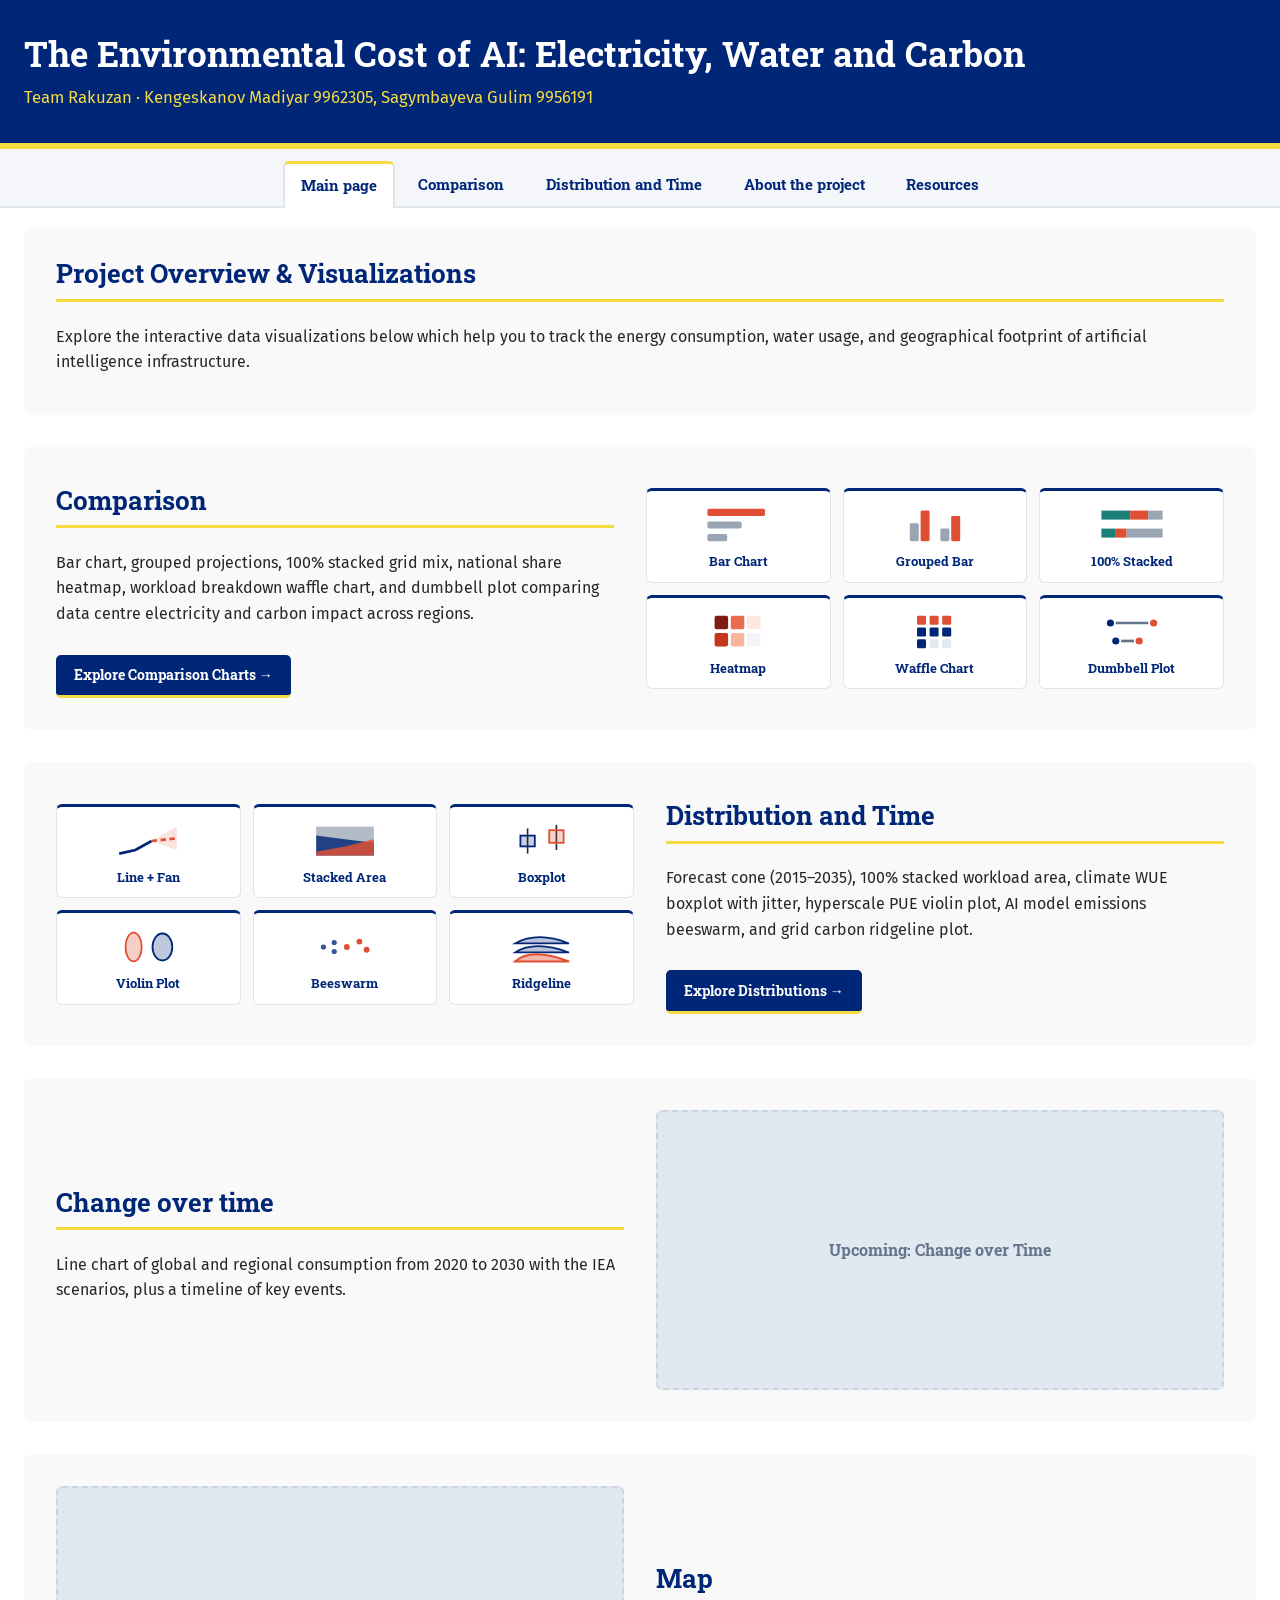
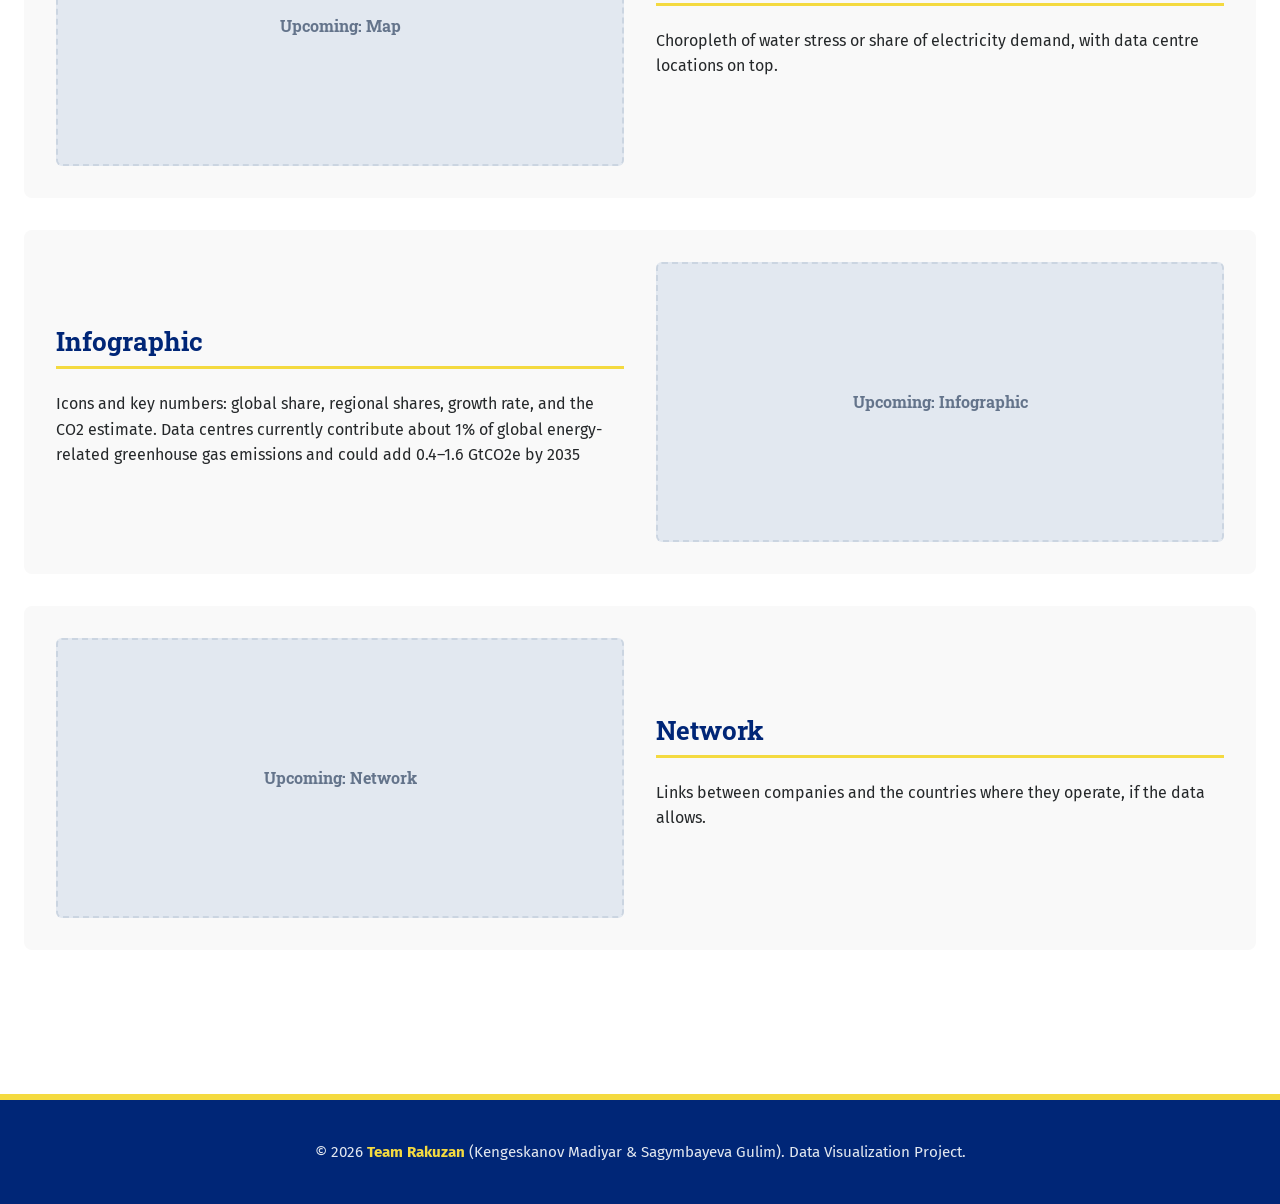
<file: index.html>
<!DOCTYPE html>
<html lang="en">
<head>
  <meta charset="utf-8">
  <meta name="viewport" content="width=device-width, initial-scale=1">
  <title>Mapping the Impact of AI</title>
  <link rel="stylesheet" href="https://fonts.googleapis.com/css2?family=Fira+Sans:wght@400;500&amp;family=Roboto+Slab:wght@400;700&amp;display=swap">
  <link rel="stylesheet" href="css/style.css">
</head>
<body>
  <header>
    <h1>The Environmental Cost of AI: Electricity, Water and Carbon</h1>
    <p class="subtitle">Team Rakuzan &middot; Kengeskanov Madiyar 9962305, Sagymbayeva Gulim 9956191</p>
  </header>
  <nav class="navbar">
    <a href="index.html" class="active">Main page</a>
    <a href="comparison.html">Comparison</a>
    <a href="distribution.html">Distribution and Time</a>
    <a href="about.html">About the project</a>
    <a href="resources.html">Resources</a>
  </nav>
  <main>
    <section class="content-box">
      <h2>Project Overview &amp; Visualizations</h2>
      <p>Explore the interactive data visualizations below which help you to track the energy consumption, water usage, and geographical footprint of artificial intelligence infrastructure.</p>
    </section>

    <section class="viz-section">
      <div class="viz-text">
        <h2>Comparison</h2>
        <p>Bar chart, grouped projections, 100% stacked grid mix, national share heatmap, workload breakdown waffle chart, and dumbbell plot comparing data centre electricity and carbon impact across regions.</p>        <a href="comparison.html" class="btn-link">Explore Comparison Charts &rarr;</a>
      </div>

      <div class="idiom-grid" aria-label="Included comparison chart types">
        <a href="comparison.html#chart-bar" class="idiom-card">
          <svg viewBox="0 0 80 48" class="idiom-icon" aria-hidden="true">
            <rect x="6" y="6" width="64" height="8" rx="2" class="bar-highlight"></rect>
            <rect x="6" y="20" width="38" height="8" rx="2" class="bar-muted"></rect>
            <rect x="6" y="34" width="22" height="8" rx="2" class="bar-muted"></rect>
          </svg>
          <span>Bar Chart</span>
        </a>

        <a href="comparison.html#chart-grouped" class="idiom-card">
          <svg viewBox="0 0 80 48" class="idiom-icon" aria-hidden="true">
            <rect x="12" y="22" width="10" height="20" rx="1.5" class="bar-muted"></rect>
            <rect x="24" y="8" width="10" height="34" rx="1.5" class="bar-highlight"></rect>
            <rect x="46" y="28" width="10" height="14" rx="1.5" class="bar-muted"></rect>
            <rect x="58" y="14" width="10" height="28" rx="1.5" class="bar-highlight"></rect>
          </svg>
          <span>Grouped Bar</span>
        </a>

        <a href="comparison.html#chart-stacked" class="idiom-card">
          <svg viewBox="0 0 80 48" class="idiom-icon" aria-hidden="true">
            <rect x="6" y="8" width="32" height="10" class="bar-teal"></rect>
            <rect x="38" y="8" width="20" height="10" class="bar-highlight"></rect>
            <rect x="58" y="8" width="16" height="10" class="bar-muted"></rect>
            <rect x="6" y="28" width="16" height="10" class="bar-teal"></rect>
            <rect x="22" y="28" width="12" height="10" class="bar-highlight"></rect>
            <rect x="34" y="28" width="40" height="10" class="bar-muted"></rect>
          </svg>
          <span>100% Stacked</span>
        </a>

        <a href="comparison.html#chart-heatmap" class="idiom-card">
          <svg viewBox="0 0 80 48" class="idiom-icon" aria-hidden="true">
            <rect x="14" y="6" width="15" height="15" rx="2" class="heat-5"></rect>
            <rect x="32" y="6" width="15" height="15" rx="2" class="heat-3"></rect>
            <rect x="50" y="6" width="15" height="15" rx="2" class="heat-1"></rect>
            <rect x="14" y="25" width="15" height="15" rx="2" class="heat-4"></rect>
            <rect x="32" y="25" width="15" height="15" rx="2" class="heat-2"></rect>
            <rect x="50" y="25" width="15" height="15" rx="2" class="heat-0"></rect>
          </svg>
          <span>Heatmap</span>
        </a>

       <a href="comparison.html#chart-waffle" class="idiom-card">
          <svg viewBox="0 0 80 48" class="idiom-icon" aria-hidden="true">
            <rect x="20" y="6" width="10" height="10" rx="1.5" class="waffle-ai"></rect>
            <rect x="34" y="6" width="10" height="10" rx="1.5" class="waffle-ai"></rect>
            <rect x="48" y="6" width="10" height="10" rx="1.5" class="waffle-ai"></rect>
            <rect x="20" y="19" width="10" height="10" rx="1.5" class="waffle-dc"></rect>
            <rect x="34" y="19" width="10" height="10" rx="1.5" class="waffle-dc"></rect>
            <rect x="48" y="19" width="10" height="10" rx="1.5" class="waffle-dc"></rect>
            <rect x="20" y="32" width="10" height="10" rx="1.5" class="waffle-dc"></rect>
            <rect x="34" y="32" width="10" height="10" rx="1.5" class="waffle-rest"></rect>
            <rect x="48" y="32" width="10" height="10" rx="1.5" class="waffle-rest"></rect>
          </svg>
          <span>Waffle Chart</span>
        </a>

        <a href="comparison.html#chart-dumbbell" class="idiom-card">
          <svg viewBox="0 0 80 48" class="idiom-icon" aria-hidden="true">
            <line x1="16" y1="14" x2="64" y2="14" class="dumbbell-line"></line>
            <circle cx="16" cy="14" r="5" class="dumbbell-dot-start"></circle>
            <circle cx="64" cy="14" r="5" class="dumbbell-dot-end"></circle>
            <line x1="22" y1="34" x2="48" y2="34" class="dumbbell-line"></line>
            <circle cx="22" cy="34" r="5" class="dumbbell-dot-start"></circle>
            <circle cx="48" cy="34" r="5" class="dumbbell-dot-end"></circle>
          </svg>
          <span>Dumbbell Plot</span>
        </a>
      </div>
    </section>

    <section class="viz-section reverse">
      <div class="viz-text">
        <h2>Distribution and Time</h2>
        <p>Forecast cone (2015&ndash;2035), 100% stacked workload area, climate WUE boxplot with jitter, hyperscale PUE violin plot, AI model emissions beeswarm, and grid carbon ridgeline plot.</p>
        <a href="distribution.html" class="btn-link">Explore Distributions &rarr;</a>
      </div>

      <div class="idiom-grid" aria-label="Included temporal and distribution chart types">
        <a href="distribution.html#chart-line-fan" class="idiom-card">
          <svg viewBox="0 0 80 48" class="idiom-icon" aria-hidden="true">
            <polygon points="44,24 72,8 72,34" class="fan-area"></polygon>
            <polyline points="8,38 26,34 44,24" class="line-navy"></polyline>
            <polyline points="44,24 72,21" class="line-coral-dashed"></polyline>
          </svg>
          <span>Line + Fan</span>
        </a>

        <a href="distribution.html#chart-stacked-area" class="idiom-card">
          <svg viewBox="0 0 80 48" class="idiom-icon" aria-hidden="true">
            <rect x="8" y="8" width="64" height="32" class="area-muted"></rect>
            <polygon points="8,18 40,22 72,26 72,40 8,40" class="area-navy"></polygon>
            <polygon points="8,36 40,30 72,22 72,40 8,40" class="area-coral"></polygon>
          </svg>
          <span>Stacked Area</span>
        </a>

        <a href="distribution.html#chart-boxplot" class="idiom-card">
          <svg viewBox="0 0 80 48" class="idiom-icon" aria-hidden="true">
            <line x1="24" y1="10" x2="24" y2="38" class="boxplot-whisker"></line>
            <rect x="16" y="18" width="16" height="12" class="boxplot-box-navy"></rect>
            <line x1="56" y1="6" x2="56" y2="34" class="boxplot-whisker"></line>
            <rect x="48" y="12" width="16" height="14" class="boxplot-box-coral"></rect>
          </svg>
          <span>Boxplot</span>
        </a>

        <a href="distribution.html#chart-violin" class="idiom-card">
          <svg viewBox="0 0 80 48" class="idiom-icon" aria-hidden="true">
            <ellipse cx="24" cy="24" rx="9" ry="16" class="violin-coral"></ellipse>
            <ellipse cx="56" cy="24" rx="11" ry="15" class="violin-navy"></ellipse>
          </svg>
          <span>Violin Plot</span>
        </a>

        <a href="distribution.html#chart-beeswarm" class="idiom-card">
          <svg viewBox="0 0 80 48" class="idiom-icon" aria-hidden="true">
            <circle cx="16" cy="24" r="3.5" class="bee-dot-navy"></circle>
            <circle cx="28" cy="19" r="3.5" class="bee-dot-navy"></circle>
            <circle cx="28" cy="29" r="3.5" class="bee-dot-navy"></circle>
            <circle cx="42" cy="24" r="4" class="bee-dot-coral"></circle>
            <circle cx="56" cy="18" r="4" class="bee-dot-coral"></circle>
            <circle cx="64" cy="27" r="4" class="bee-dot-coral"></circle>
          </svg>
          <span>Beeswarm</span>
        </a>

        <a href="distribution.html#chart-ridgeline" class="idiom-card">
          <svg viewBox="0 0 80 48" class="idiom-icon" aria-hidden="true">
            <path d="M10,20 Q35,6 70,20 Z" class="ridge-navy"></path>
            <path d="M10,30 Q32,16 70,30 Z" class="ridge-navy"></path>
            <path d="M10,40 Q28,24 70,40 Z" class="ridge-coral"></path>
          </svg>
          <span>Ridgeline</span>
        </a>
      </div>
    </section>

    <section class="viz-section">
      <div class="viz-text">
        <h2>Change over time</h2>
        <p>Line chart of global and regional consumption from 2020 to 2030 with the IEA scenarios, plus a timeline of key events.</p>
      </div>
      <div class="viz-placeholder">
        <span>Upcoming: Change over Time</span>
      </div>
    </section>

    <section class="viz-section reverse">
      <div class="viz-text">
        <h2>Map</h2>
        <p>Choropleth of water stress or share of electricity demand, with data centre locations on top.</p>
      </div>
      <div class="viz-placeholder">
        <span>Upcoming: Map</span>
      </div>
    </section>

    <section class="viz-section">
      <div class="viz-text">
        <h2>Infographic</h2>
        <p>Icons and key numbers: global share, regional shares, growth rate, and the CO2 estimate. Data centres currently contribute about 1% of global energy-related greenhouse gas emissions and could add 0.4–1.6 GtCO2e by 2035</p>
      </div>
      <div class="viz-placeholder">
        <span> Upcoming: Infographic</span>
      </div>
    </section>

    <section class="viz-section reverse">
      <div class="viz-text">
        <h2>Network</h2>
        <p>Links between companies and the countries where they operate, if the data allows.</p>
      </div>
      <div class="viz-placeholder">
        <span>Upcoming: Network</span>
      </div>
    </section>
  </main>

<footer>
    <div class="footer-content">
      <p>&copy; 2026 <strong>Team Rakuzan</strong> (Kengeskanov Madiyar &amp; Sagymbayeva Gulim). Data Visualization Project.</p>
    </div>
  </footer>
</body>
</html>
</file>
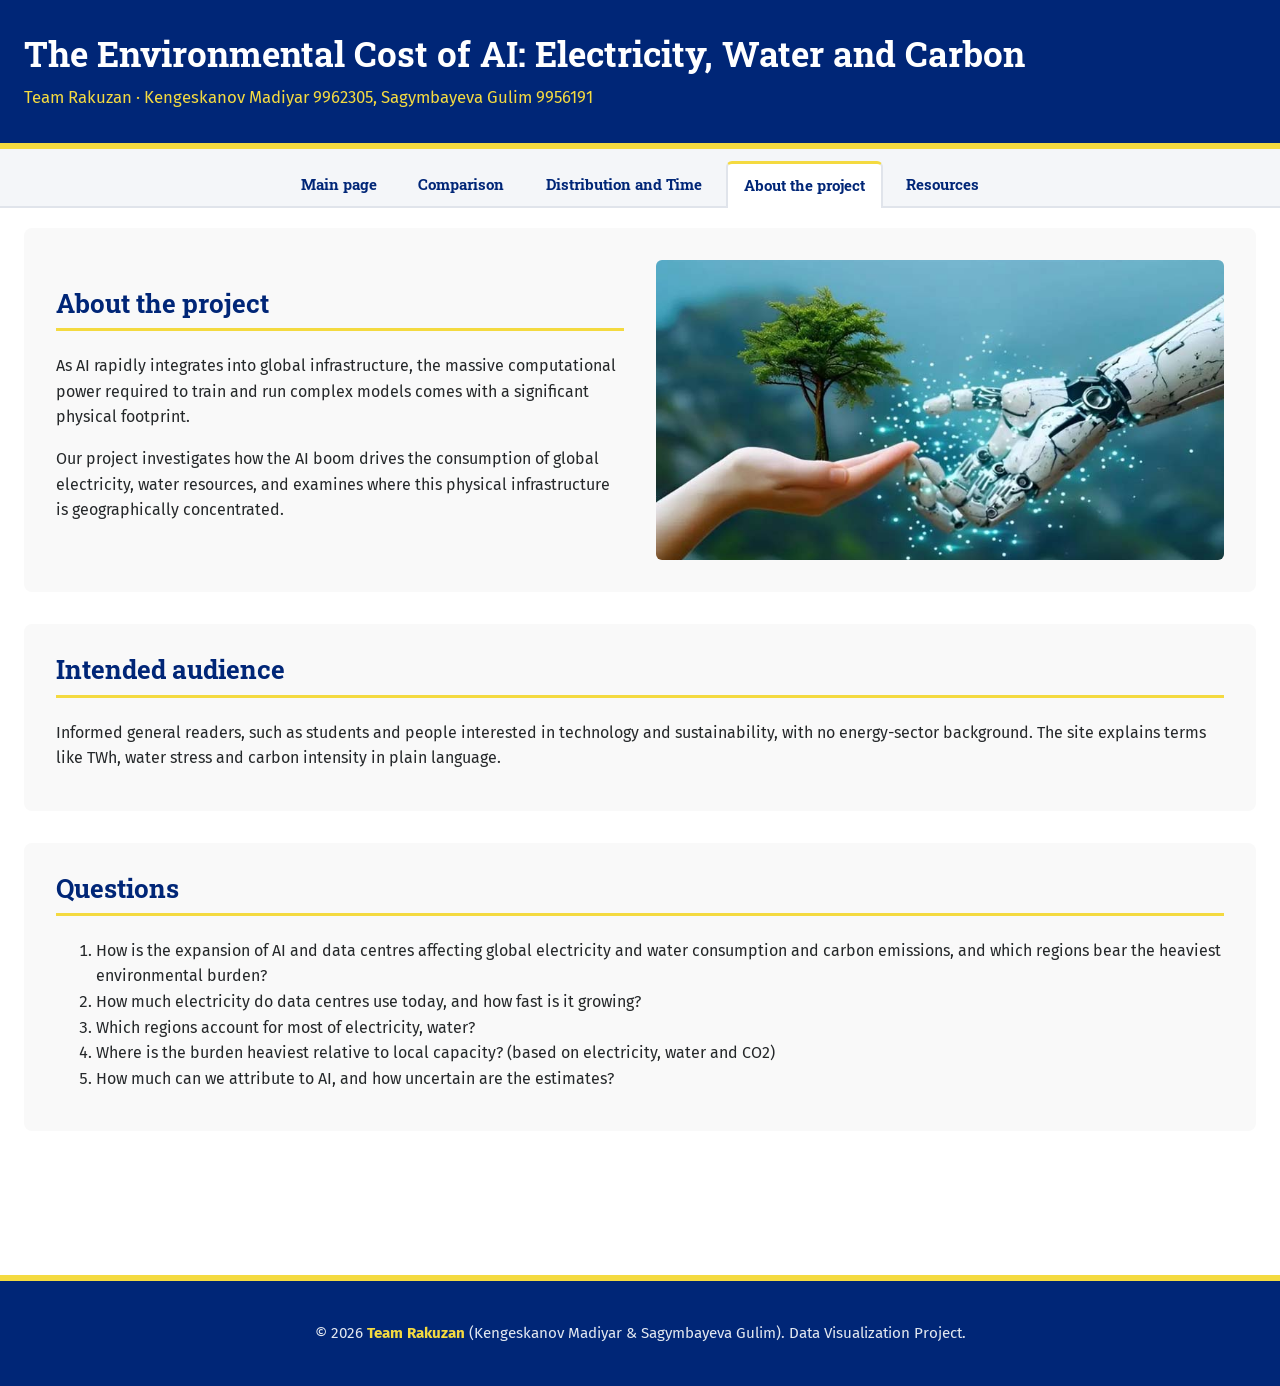
<file: about.html>
<!DOCTYPE html>
<html lang="en">
<head>
  <meta charset="utf-8">
  <meta name="viewport" content="width=device-width, initial-scale=1">
  <title>About Us - Mapping the Impact of AI</title>
  <link rel="stylesheet" href="https://fonts.googleapis.com/css2?family=Fira+Sans:wght@400;500&amp;family=Roboto+Slab:wght@400;700&amp;display=swap">
  <link rel="stylesheet" href="css/style.css">
</head>
<body>
  <header>
    <h1>The Environmental Cost of AI: Electricity, Water and Carbon</h1>
    <p class="subtitle">Team Rakuzan &middot; Kengeskanov Madiyar 9962305, Sagymbayeva Gulim 9956191</p>
  </header>

  <nav class="navbar">
    <a href="index.html" >Main page</a>
    <a href="comparison.html" >Comparison</a>
    <a href="distribution.html" >Distribution and Time</a>
    <a href="about.html" class="active" >About the project</a>
    <a href="resources.html" >Resources</a>
  </nav>
  
 <main>
    <section id="description" class="split-section">
      <div class="text-side">
        <h2>About the project</h2>
        <p>As AI rapidly integrates into global infrastructure, the massive computational power required to train and run complex models comes with a significant physical footprint.</p>
        <p>Our project investigates how the AI boom drives the consumption of global electricity, water resources, and examines where this physical infrastructure is geographically concentrated.</p>
      </div>
      
      <div class="image-side"></div>
    </section>

    <section class="content-section">
      <h2>Intended audience</h2>
      <p>Informed general readers, such as students and people interested in technology and sustainability, with no energy-sector background. The site explains terms like TWh, water stress and carbon intensity in plain language.</p>
    </section>
    
    <section id="questions" class="content-section">
      <h2>Questions</h2>
      <ol>
        <li>How is the expansion of AI and data centres affecting global electricity and water consumption and carbon emissions, and which regions bear the heaviest environmental burden?</li>
        <li>How much electricity do data centres use today, and how fast is it growing?</li>
        <li>Which regions account for most of electricity, water?</li>
        <li>Where is the burden heaviest relative to local capacity? <span>(based on electricity, water and CO2)</span></li> 
        <li>How much can we attribute to AI, and how uncertain are the estimates?</li>
      </ol>
    </section>
  </main>
<footer>
    <div class="footer-content">
      <p>&copy; 2026 <strong>Team Rakuzan</strong> (Kengeskanov Madiyar &amp; Sagymbayeva Gulim). Data Visualization Project.</p>
    </div>
  </footer>
</body>
</html>
</file>
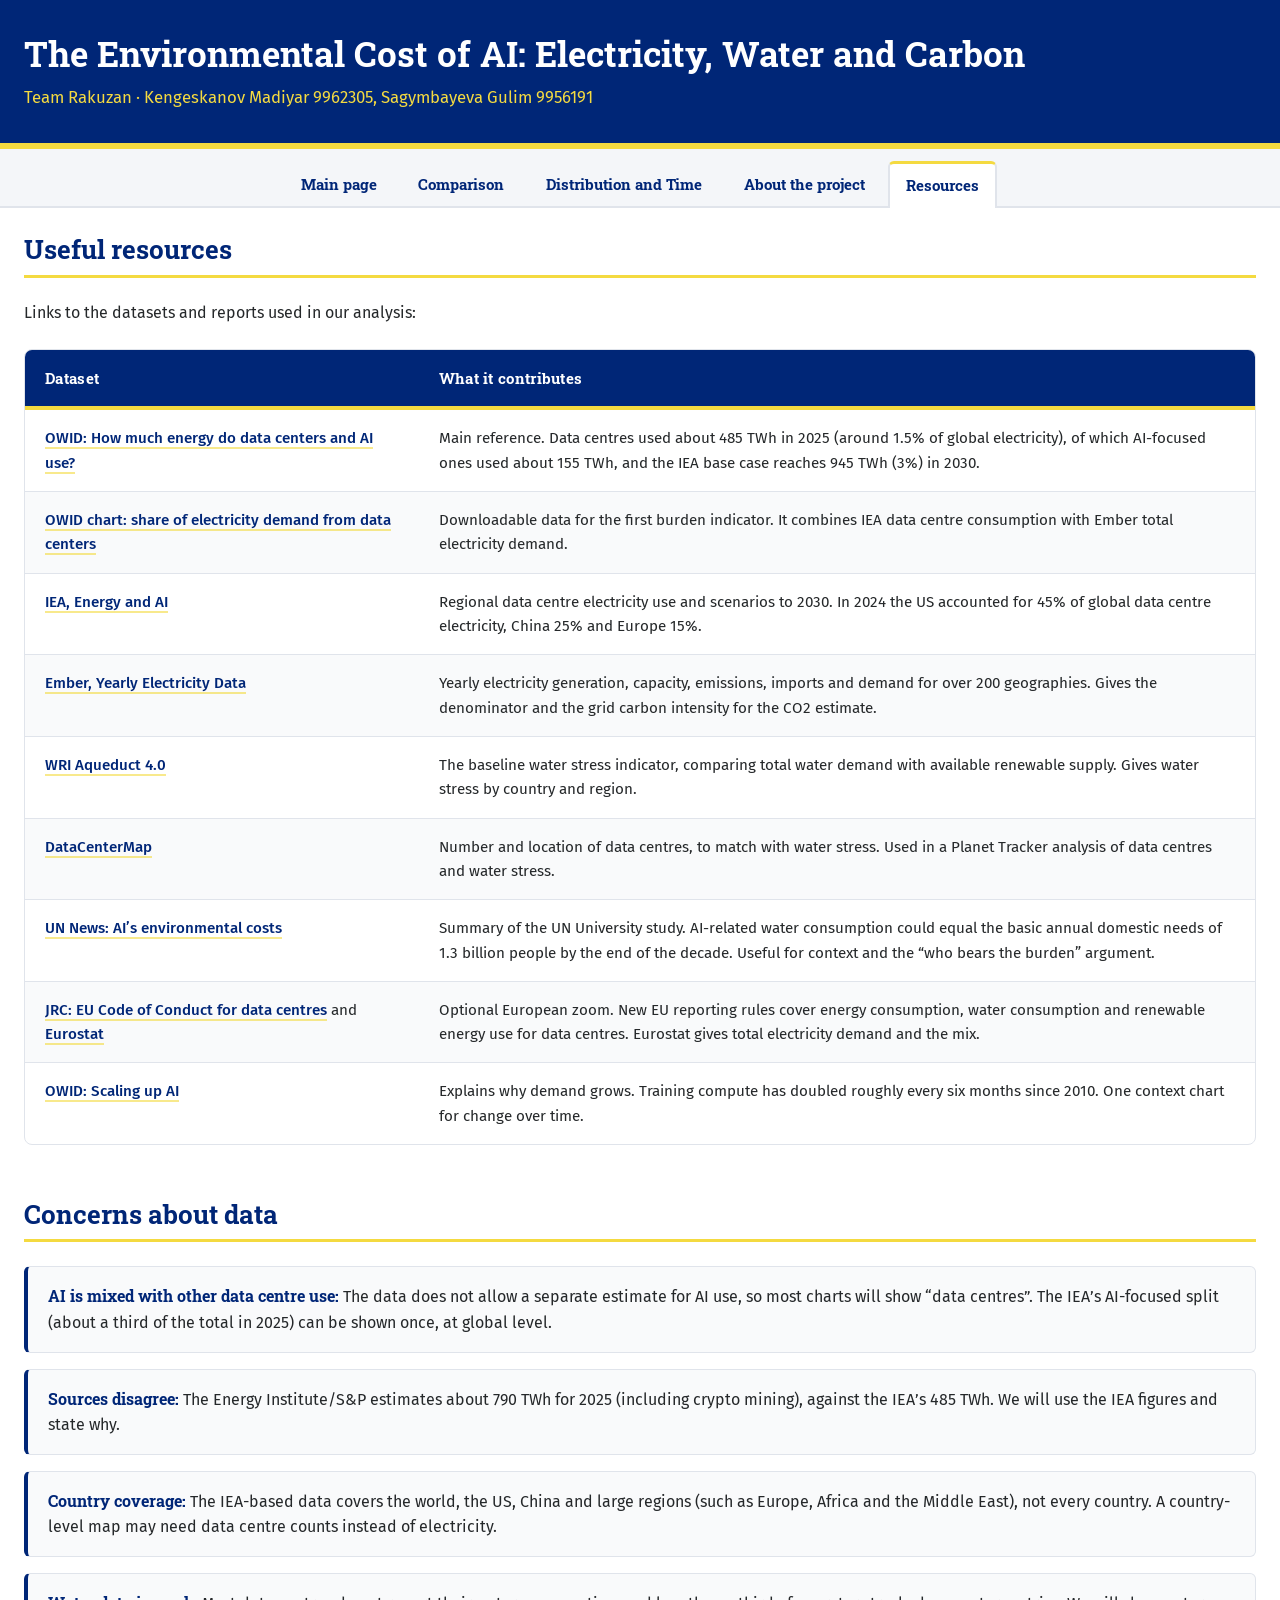
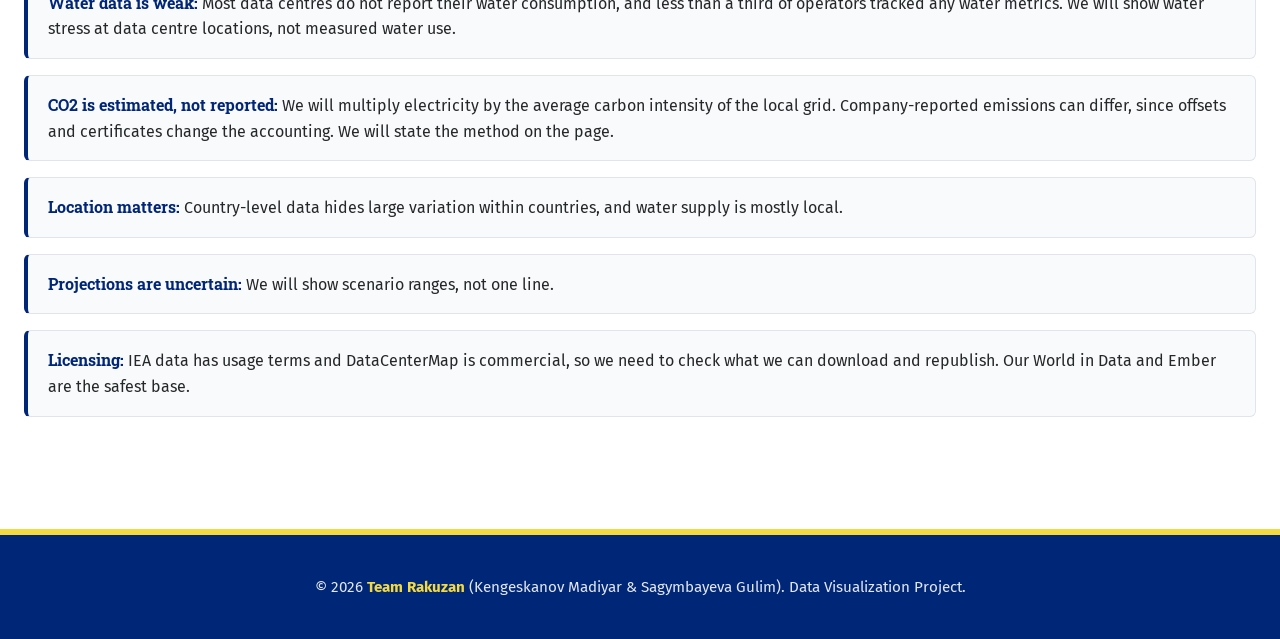
<file: resources.html>
<!DOCTYPE html>
<html lang="en">
<head>
  <meta charset="utf-8">
  <meta name="viewport" content="width=device-width, initial-scale=1">
  <title>Resources - Mapping the Impact of AI</title>
  <link rel="stylesheet" href="https://fonts.googleapis.com/css2?family=Fira+Sans:wght@400;500&amp;family=Roboto+Slab:wght@400;700&amp;display=swap">
  <link rel="stylesheet" href="css/style.css">
</head>
<body>
  <header>
    <h1>The Environmental Cost of AI: Electricity, Water and Carbon</h1>
    <p class="subtitle">Team Rakuzan &middot; Kengeskanov Madiyar 9962305, Sagymbayeva Gulim 9956191</p>
  </header>

  <nav class="navbar">
    <a href="index.html">Main page</a>
    <a href="comparison.html">Comparison</a>
    <a href="distribution.html">Distribution and Time</a>
    <a href="about.html">About the project</a>
    <a href="resources.html" class="active">Resources</a>
  </nav>

  <main>
    <section>
      <h2>Useful resources</h2>
      <p>Links to the datasets and reports used in our analysis:</p>

      <div class="table-wrapper">
        <table class="resources-table">
          <thead>
            <tr>
              <th>Dataset</th>
              <th>What it contributes</th>
            </tr>
          </thead>
          <tbody>
            <tr>
              <td><a href="https://ourworldindata.org/how-much-energy-do-data-centers-and-artificial-intelligence-use" target="_blank" rel="noopener">OWID: How much energy do data centers and AI use?</a></td>
              <td>Main reference. Data centres used about 485 TWh in 2025 (around 1.5% of global electricity), of which AI-focused ones used about 155 TWh, and the IEA base case reaches 945 TWh (3%) in 2030.</td>
            </tr>
            <tr>
              <td><a href="https://archive.ourworldindata.org/20260504-082547/grapher/data-centers-share-electricity-demand.html" target="_blank" rel="noopener">OWID chart: share of electricity demand from data centers</a></td>
              <td>Downloadable data for the first burden indicator. It combines IEA data centre consumption with Ember total electricity demand.</td>
            </tr>
            <tr>
              <td><a href="https://www.iea.org/data-and-statistics/data-product/energy-and-ai" target="_blank" rel="noopener">IEA, Energy and AI</a></td>
              <td>Regional data centre electricity use and scenarios to 2030. In 2024 the US accounted for 45% of global data centre electricity, China 25% and Europe 15%.</td>
            </tr>
            <tr>
              <td><a href="https://ember-energy.org/data/electricity-data-explorer/" target="_blank" rel="noopener">Ember, Yearly Electricity Data</a></td>
              <td>Yearly electricity generation, capacity, emissions, imports and demand for over 200 geographies. Gives the denominator and the grid carbon intensity for the CO2 estimate.</td>
            </tr>
            <tr>
              <td><a href="https://www.wri.org/aqueduct" target="_blank" rel="noopener">WRI Aqueduct 4.0</a></td>
              <td>The baseline water stress indicator, comparing total water demand with available renewable supply. Gives water stress by country and region.</td>
            </tr>
            <tr>
              <td><a href="https://www.datacentermap.com/" target="_blank" rel="noopener">DataCenterMap</a></td>
              <td>Number and location of data centres, to match with water stress. Used in a Planet Tracker analysis of data centres and water stress.</td>
            </tr>
            <tr>
              <td><a href="https://news.un.org/en/story/2026/06/1167658" target="_blank" rel="noopener">UN News: AI’s environmental costs</a></td>
              <td>Summary of the UN University study. AI-related water consumption could equal the basic annual domestic needs of 1.3 billion people by the end of the decade. Useful for context and the “who bears the burden” argument.</td>
            </tr>
            <tr>
              <td><a href="https://joint-research-centre.ec.europa.eu/scientific-activities-z/energy-efficiency/energy-efficiency-products/code-conduct-ict/european-code-conduct-energy-efficiency-data-centres_en" target="_blank" rel="noopener">JRC: EU Code of Conduct for data centres</a> and <a href="https://ec.europa.eu/eurostat" target="_blank" rel="noopener">Eurostat</a></td>
              <td>Optional European zoom. New EU reporting rules cover energy consumption, water consumption and renewable energy use for data centres. Eurostat gives total electricity demand and the mix.</td>
            </tr>
            <tr>
              <td><a href="https://ourworldindata.org/scaling-up-ai" target="_blank" rel="noopener">OWID: Scaling up AI</a></td>
              <td>Explains why demand grows. Training compute has doubled roughly every six months since 2010. One context chart for change over time.</td>
            </tr>
          </tbody>
        </table>
      </div>
    </section>

    <section class="concerns-section">
      <h2>Concerns about data</h2>
      <ul class="concerns-list">
        <li>
          <strong>AI is mixed with other data centre use:</strong> The data does not allow a separate estimate for AI use, so most charts will show “data centres”. The IEA’s AI-focused split (about a third of the total in 2025) can be shown once, at global level.
        </li>
        <li>
          <strong>Sources disagree:</strong> The Energy Institute/S&amp;P estimates about 790 TWh for 2025 (including crypto mining), against the IEA’s 485 TWh. We will use the IEA figures and state why.
        </li>
        <li>
          <strong>Country coverage:</strong> The IEA-based data covers the world, the US, China and large regions (such as Europe, Africa and the Middle East), not every country. A country-level map may need data centre counts instead of electricity.
        </li>
        <li>
          <strong>Water data is weak:</strong> Most data centres do not report their water consumption, and less than a third of operators tracked any water metrics. We will show water stress at data centre locations, not measured water use.
        </li>
        <li>
          <strong>CO2 is estimated, not reported:</strong> We will multiply electricity by the average carbon intensity of the local grid. Company-reported emissions can differ, since offsets and certificates change the accounting. We will state the method on the page.
        </li>
        <li>
          <strong>Location matters:</strong> Country-level data hides large variation within countries, and water supply is mostly local.
        </li>
        <li>
          <strong>Projections are uncertain:</strong> We will show scenario ranges, not one line.
        </li>
        <li>
          <strong>Licensing:</strong> IEA data has usage terms and DataCenterMap is commercial, so we need to check what we can download and republish. Our World in Data and Ember are the safest base.
        </li>
      </ul>
    </section>

  </main>

  <footer>
    <div class="footer-content">
      <p>&copy; 2026 <strong>Team Rakuzan</strong> (Kengeskanov Madiyar &amp; Sagymbayeva Gulim). Data Visualization Project.</p>
    </div>
  </footer>
</body>
</html>
</file>
<file: css/style.css>
:root {
  --blue: #002677;
  --coral: #e04f33;
  --teal: #1b7f79;
  --yellow: #F4DA40;
  --ink: #25282A;
  --muted: #9aa5b4;
  --light-bg: #f9f9f9;
  --border-light: #e0e4eb;
}

*, *::before, *::after {
  box-sizing: border-box;
}

body {
  margin: 0;
  font-family: "Fira Sans", sans-serif;
  line-height: 1.6;
  color: var(--ink);
  background-color: #ffffff;
}

h1, h2, h3 {
  font-family: "Roboto Slab", serif;
  color: var(--blue);
}

header {
  padding: 2rem 1.5rem;
  background: var(--blue);
  border-bottom: 6px solid var(--yellow);
}

header h1 {
  margin: 0 0 0.5rem;
  color: #ffffff;
  font-size: clamp(1.35rem, 3.8vw, 2.2rem);
  line-height: 1.25;
}

.subtitle {
  margin: 0;
  color: var(--yellow);
  font-size: clamp(0.9rem, 2.2vw, 1.05rem);
}

/* Navigation bar */
.navbar {
  background-color: #f4f6f9;
  border-bottom: 2px solid var(--border-light);
  display: flex;
  flex-wrap: wrap;
  justify-content: center;
  gap: 0.35rem;
  padding: 0.75rem 1rem 0;
}

.navbar a {
  font-family: "Roboto Slab", serif;
  text-decoration: none;
  color: var(--blue);
  font-weight: 700;
  font-size: 0.95rem;
  padding: 0.6rem 1rem;
  border-radius: 6px 6px 0 0;
  border: 2px solid transparent;
  border-bottom: none;
  transition: background-color 0.2s ease, color 0.2s ease;
}

.navbar a:hover {
  background-color: rgba(244, 218, 64, 0.25);
  color: var(--ink);
}

.navbar a.active {
  background-color: #ffffff;
  color: var(--blue);
  border-color: var(--border-light);
  border-top: 3px solid var(--yellow);
  margin-bottom: -2px;
}
/* ============================================== */

/* Main content area */
main {
  max-width: 80rem;
  margin: 0 auto;
  padding: 1.25rem 1.5rem 3rem;
}

section h2 {
  border-bottom: 3px solid var(--yellow);
  padding-bottom: 0.25rem;
  margin-top: 0;
  font-size: clamp(1.2rem, 2.8vw, 1.65rem);
}

.content-box,
.content-section {
  background: var(--light-bg);
  padding: 1.5rem 2rem;
  border-radius: 8px;
  margin-bottom: 2rem;
}

/* Top split block on About page */
#description {
  display: flex;
  flex-wrap: wrap;
  gap: 2rem;
  align-items: center;
  background: var(--light-bg);
  padding: 2rem;
  border-radius: 8px;
  margin-bottom: 2rem;
}

.text-side {
  flex: 1 1 280px;
  min-width: 0;
}

.image-side {
  flex: 1 1 280px;
  min-width: 0;
  height: 300px;
  background-image: url('../images/impactai.png');
  background-size: cover;
  background-position: center;
  border-radius: 6px;
}

/* Visualization cards */
.viz-section {
  display: flex;
  flex-wrap: wrap;
  gap: 2rem;
  align-items: center;
  background: var(--light-bg);
  padding: 2rem;
  border-radius: 8px;
  margin-bottom: 2rem;
}

.viz-section.reverse {
  flex-direction: row-reverse;
}

.viz-text {
  flex: 1 1 280px;
  min-width: 0;
}

.viz-text h2 {
  border-bottom: 3px solid var(--yellow);
  padding-bottom: 0.25rem;
  margin-top: 0;
}

.viz-placeholder {
  flex: 1 1 280px;
  min-width: 0;
  height: 280px;
  background-color: #e2e8f0;
  border: 2px dashed #cbd5e1;
  border-radius: 6px;
  display: flex;
  align-items: center;
  justify-content: center;
  text-align: center;
  padding: 1rem;
  color: #64748b;
  font-family: "Roboto Slab", serif;
  font-weight: 700;
}

/* Dedicated chart card layout for assignment pages */
.chart-card {
  background: var(--light-bg);
  border: 1px solid var(--border-light);
  border-radius: 8px;
  padding: 1.75rem 2rem;
  margin-bottom: 2.25rem;
}

.chart-takeaway {
  font-size: 1.05rem;
  font-weight: 500;
  color: var(--ink);
  margin: 0.25rem 0 0.75rem;
}

.chart-note {
  font-size: 0.88rem;
  color: #525860;
  margin: 0.75rem 0 0;
}

.chart-container {
  position: relative;
  width: 100%;
  background: #ffffff;
  border: 1px solid var(--border-light);
  border-radius: 6px;
  padding: 1rem;
  margin-top: 1rem;
}

.chart-container svg {
  width: 100%;
  height: auto;
  display: block;
  overflow: visible;
}

.chart-legend {
  display: flex;
  flex-wrap: wrap;
  gap: 1rem 1.5rem;
  margin-top: 0.75rem;
  font-size: 0.9rem;
}

.legend-item {
  display: inline-flex;
  align-items: center;
  gap: 0.45rem;
}

.legend-swatch {
  width: 14px;
  height: 14px;
  border-radius: 3px;
  display: inline-block;
}

/*Colors on Comparison graph*/
.swatch-blue { background-color: var(--coral); }
.swatch-navy { background-color: var(--blue); }
.swatch-yellow { background-color: var(--yellow); border: 1px solid #c9b024; }
.swatch-gray { background-color: var(--muted); }
.swatch-teal { background-color: var(--teal); }
.swatch-slate { background-color: #e2e8f0; }

.btn-link {
  display: inline-block;
  margin-top: 0.75rem;
  padding: 0.55rem 1.1rem;
  background-color: var(--blue);
  color: #ffffff;
  font-family: "Roboto Slab", serif;
  font-weight: 700;
  font-size: 0.9rem;
  text-decoration: none;
  border-radius: 5px;
  border-bottom: 3px solid var(--yellow);
  transition: opacity 0.2s ease;
}

.btn-link:hover {
  opacity: 0.9;
}

/* SVG styles */
.svg-axis path,
.svg-axis line {
  stroke: #cbd5e1;
  stroke-width: 1px;
}

.svg-axis text {
  font-family: "Fira Sans", sans-serif;
  font-size: 13px;
  fill: var(--ink);
}

.svg-grid line {
  stroke: #eef2f6;
  stroke-width: 1px;
}

.svg-grid path {
  stroke: none;
}

.svg-label {
  font-family: "Fira Sans", sans-serif;
  font-size: 13px;
  font-weight: 500;
  fill: var(--ink);
}

.svg-label-bold {
  font-family: "Roboto Slab", serif;
  font-size: 13px;
  font-weight: 700;
  fill: var(--coral);
}

.svg-label-light {
  font-family: "Fira Sans", sans-serif;
  font-size: 12px;
  font-weight: 500;
  fill: #ffffff;
}

.svg-annotation {
  font-family: "Fira Sans", sans-serif;
  font-size: 12.5px;
  fill: #475569;
}

/* Start-with-gray + Coral focal accent */
.bar-muted {
  fill: var(--muted);
  transition: opacity 0.2s ease;
}

.bar-highlight {
  fill: var(--coral);
  transition: opacity 0.2s ease;
}

.bar-accent {
  fill: var(--yellow);
  stroke: #b59d18;
  stroke-width: 1px;
  transition: opacity 0.2s ease;
}

.bar-teal {
  fill: var(--teal);
  transition: opacity 0.2s ease;
}

.bar-muted:hover,
.bar-highlight:hover,
.bar-accent:hover,
.bar-teal:hover {
  opacity: 0.85;
}

/* Heatmap sequential warm luminance scale */
.heat-cell {
  stroke: #ffffff;
  stroke-width: 2px;
}
.heat-0 { fill: #f1f5f9; }
.heat-1 { fill: #fde8df; }
.heat-2 { fill: #f8b49d; }
.heat-3 { fill: #eb6b4d; }
.heat-4 { fill: #c4361d; }
.heat-5 { fill: #7f1d12; }

/* Waffle cells */
.waffle-rest { fill: #e2e8f0; }
.waffle-dc { fill: var(--blue); }
.waffle-ai { fill: var(--coral); }

/* Dumbbell plot */
.dumbbell-line {
  stroke: #64748b;
  stroke-width: 3px;
}

.dumbbell-dot-start {
  fill: var(--blue);
  stroke: #ffffff;
  stroke-width: 2px;
}

.dumbbell-dot-end {
  fill: var(--coral);
  stroke: #ffffff;
  stroke-width: 2px;
}
/*updated 27 Nov*/
/* distirbution svg class  */
.swatch-navy { background-color: var(--blue); }
.swatch-coral-soft { background-color: rgba(224, 79, 51, 0.25); border: 1px solid var(--coral); }

.ref-line-dashed {
  stroke: #94a3b8;
  stroke-width: 1.5px;
  stroke-dasharray: 4 4;
}

.fan-area {
  fill: rgba(224, 79, 51, 0.16);
}

.line-navy {
  fill: none;
  stroke: var(--blue);
  stroke-width: 3px;
}

.line-coral-dashed {
  fill: none;
  stroke: var(--coral);
  stroke-width: 3px;
  stroke-dasharray: 6 4;
}

.dot-navy {
  fill: var(--blue);
  stroke: #ffffff;
  stroke-width: 1.5px;
}

.dot-coral {
  fill: var(--coral);
  stroke: #ffffff;
  stroke-width: 1.5px;
}

/* Stacked area */
.area-coral { fill: rgba(224, 79, 51, 0.85); }
.area-navy { fill: rgba(0, 38, 119, 0.82); }
.area-muted { fill: rgba(154, 165, 180, 0.75); }

/* Boxplot */
.boxplot-whisker {
  stroke: var(--ink);
  stroke-width: 1.8px;
}

.boxplot-box-navy {
  fill: rgba(0, 38, 119, 0.22);
  stroke: var(--blue);
  stroke-width: 2px;
}

.boxplot-box-coral {
  fill: rgba(224, 79, 51, 0.25);
  stroke: var(--coral);
  stroke-width: 2px;
}

.boxplot-median {
  stroke: var(--ink);
  stroke-width: 3px;
}

.jitter-dot {
  fill: var(--ink);
  opacity: 0.65;
}

/* Violin plot */
.violin-navy {
  fill: rgba(0, 38, 119, 0.25);
  stroke: var(--blue);
  stroke-width: 2px;
}

.violin-coral {
  fill: rgba(224, 79, 51, 0.28);
  stroke: var(--coral);
  stroke-width: 2px;
}

.violin-spine {
  stroke: var(--ink);
  stroke-width: 1.5px;
}

.violin-iqr {
  fill: var(--ink);
}

.violin-median-dot {
  fill: #ffffff;
  stroke: var(--ink);
  stroke-width: 2px;
}

/* Beeswarm plot */
.bee-dot-navy {
  fill: var(--blue);
  opacity: 0.78;
  stroke: #ffffff;
  stroke-width: 1.2px;
}

.bee-dot-coral {
  fill: var(--coral);
  stroke: #ffffff;
  stroke-width: 1.5px;
}

/* Ridgeline plot */
.ridge-navy {
  fill: rgba(0, 38, 119, 0.28);
  stroke: var(--blue);
  stroke-width: 1.8px;
  transition: opacity 0.2s ease;
}

.ridge-coral {
  fill: rgba(224, 79, 51, 0.42);
  stroke: var(--coral);
  stroke-width: 2.2px;
  transition: opacity 0.2s ease;
}

.ridge-navy:hover,
.ridge-coral:hover {
  opacity: 0.85;
}
/*until here*/ 

/* Interactive Tooltip */
.viz-tooltip {
  position: absolute;
  pointer-events: none;
  background: var(--ink);
  color: #ffffff;
  padding: 0.5rem 0.75rem;
  border-radius: 4px;
  font-size: 0.85rem;
  line-height: 1.4;
  border-left: 3px solid var(--yellow);
  box-shadow: 0 4px 10px rgba(0, 0, 0, 0.15);
  opacity: 0;
  transition: opacity 0.15s ease;
  z-index: 10;
}

.viz-tooltip.visible {
  opacity: 1;
}

/* Resources table */
.table-wrapper {
  overflow-x: auto;
  margin-top: 1.5rem;
  border-radius: 8px;
  border: 1px solid var(--border-light);
  background-color: #ffffff;
}

.resources-table {
  width: 100%;
  border-collapse: collapse;
  text-align: left;
  font-size: 0.95rem;
}

.resources-table thead {
  background-color: var(--blue);
  color: #ffffff;
  border-bottom: 4px solid var(--yellow);
}

.resources-table th {
  font-family: "Roboto Slab", serif;
  font-weight: 700;
  padding: 1rem 1.25rem;
  letter-spacing: 0.02em;
}

.resources-table th:first-child {
  width: 32%;
}

.resources-table td {
  padding: 1rem 1.25rem;
  border-bottom: 1px solid var(--border-light);
  vertical-align: top;
}

.resources-table tbody tr:last-child td {
  border-bottom: none;
}

.resources-table tbody tr:nth-child(even) {
  background-color: #f9fafb;
}

.resources-table tbody tr:hover {
  background-color: rgba(244, 218, 64, 0.15);
  transition: background-color 0.15s ease;
}

.resources-table a {
  color: var(--blue);
  font-weight: 500;
  text-decoration: none;
  border-bottom: 2px solid rgba(244, 218, 64, 0.6);
  transition: all 0.15s ease;
}

.resources-table a:hover {
  background-color: rgba(244, 218, 64, 0.35);
  border-bottom-color: var(--blue);
}

/* Concerns list */
.concerns-section {
  margin-top: 3rem;
}

.concerns-list {
  list-style: none;
  padding: 0;
  margin: 1.5rem 0 0;
  display: grid;
  gap: 1rem;
}

.concerns-list li {
  background-color: #f9fafb;
  border: 1px solid var(--border-light);
  border-left: 4px solid var(--blue);
  border-radius: 6px;
  padding: 1rem 1.25rem;
  transition: border-left-color 0.2s ease, background-color 0.2s ease;
}

.concerns-list li:hover {
  background-color: #ffffff;
  border-left-color: var(--yellow);
}

.concerns-list strong {
  color: var(--blue);
  font-family: "Roboto Slab", serif;
  font-weight: 700;
}

/* Footer */
footer {
  background-color: var(--blue);
  color: #ffffff;
  padding: 2rem 1.5rem;
  border-top: 6px solid var(--yellow);
  text-align: center;
  margin-top: 4rem;
}

.footer-content {
  max-width: 50rem;
  margin: 0 auto;
}

.footer-content p {
  margin: 0.5rem 0;
  font-size: 0.95rem;
  color: #e2e8f0;
}

.footer-content strong {
  color: var(--yellow);
}

/* 3x2 Chart-Type Thumbnail Grid for Main Page */
.idiom-grid {
  flex: 1 1 300px;
  min-width: 0;
  display: grid;
  grid-template-columns: repeat(3, 1fr);
  gap: 0.75rem;
}

.idiom-card {
  background-color: #ffffff;
  border: 1px solid var(--border-light);
  border-top: 3px solid var(--blue);
  border-radius: 6px;
  padding: 0.75rem 0.5rem;
  text-align: center;
  text-decoration: none;
  color: var(--ink);
  display: flex;
  flex-direction: column;
  align-items: center;
  justify-content: center;
  gap: 0.45rem;
  transition: transform 0.18s ease, box-shadow 0.18s ease, border-top-color 0.18s ease;
}

.idiom-card:hover {
  transform: translateY(-2px);
  border-top-color: var(--yellow);
  box-shadow: 0 5px 12px rgba(0, 38, 119, 0.1);
}

.idiom-icon {
  width: 72px;
  height: 44px;
  display: block;
}

.idiom-card span {
  font-family: "Roboto Slab", serif;
  font-size: 0.8rem;
  font-weight: 700;
  color: var(--blue);
  line-height: 1.2;
}

/* =========================================================
   MOBILE ADAPTATION (<= 768px)
   ========================================================= */
@media (max-width: 768px) {
  header {
    padding: 1.25rem 1rem;
  }

  .navbar {
    padding: 0.5rem 0.5rem 0;
    gap: 0.25rem;
  }

  .navbar a {
    font-size: 0.85rem;
    padding: 0.5rem 0.7rem;
  }

  main {
    padding: 1rem 0.85rem 2rem;
  }

  .content-box,
  .content-section,
  #description,
  .viz-section,
  .chart-card {
    padding: 1.25rem 1rem;
    gap: 1.25rem;
    margin-bottom: 1.5rem;
  }

  .viz-section.reverse {
    flex-direction: column;
  }

  .text-side,
  .image-side,
  .viz-text,
  .viz-placeholder,
  .idiom-card {
    flex: 1 1 100%;
    width: 100%;
  }

  .image-side {
    height: 210px;
  }

  .chart-container {
    padding: 0.5rem;
  }

  .resources-table th,
  .resources-table td {
    padding: 0.75rem;
    font-size: 0.88rem;
  }
}
</file>
